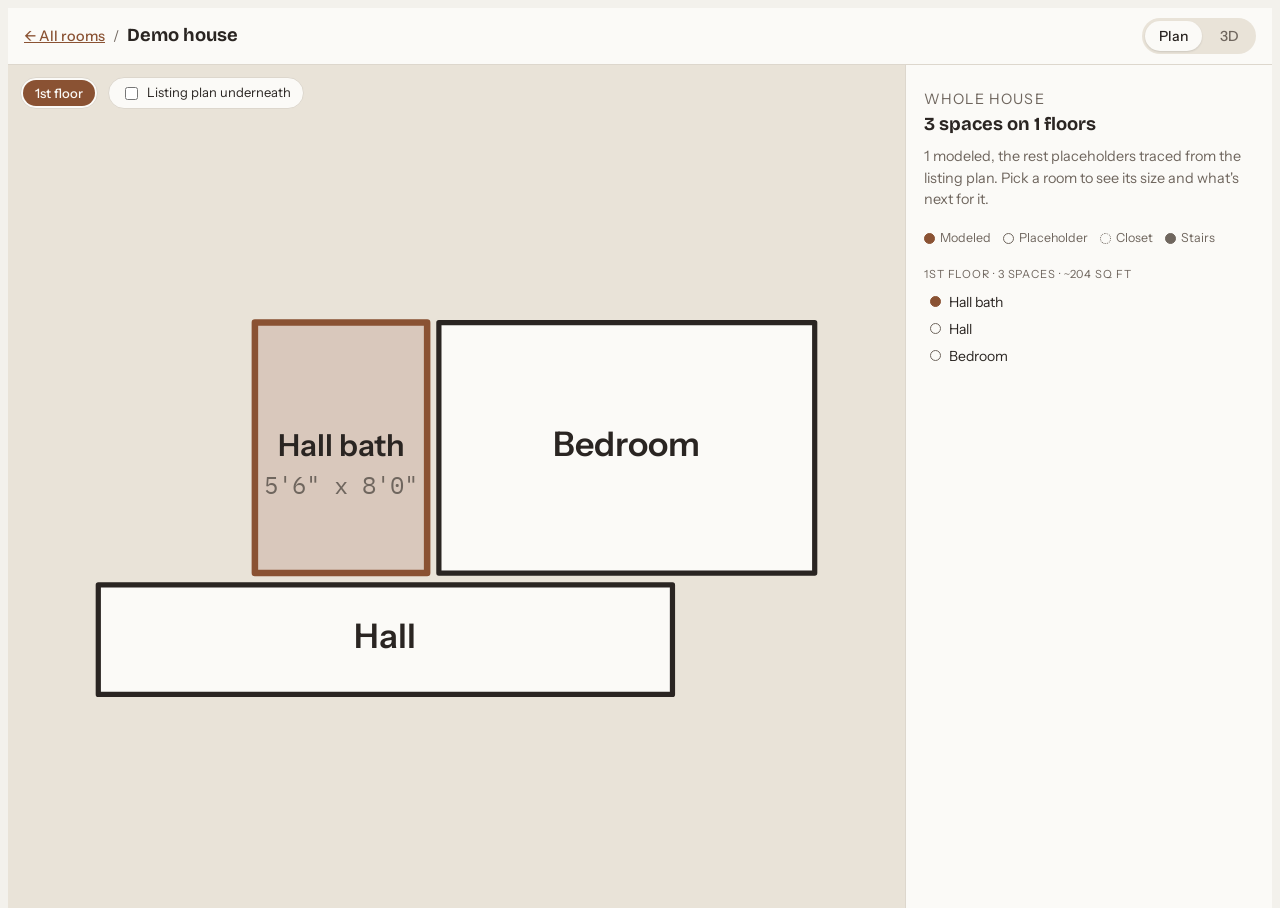
<file: examples/demo-house/web/index.html>
<!doctype html>
<html lang="en">
<head>
<meta charset="utf-8">
<meta name="viewport" content="width=device-width, initial-scale=1">
<title>House Map</title>
<link rel="preconnect" href="https://fonts.googleapis.com">
<link rel="preconnect" href="https://fonts.gstatic.com" crossorigin>
<link rel="stylesheet" href="https://fonts.googleapis.com/css2?family=Bricolage+Grotesque:opsz,wght@12..96,500;12..96,700&family=Instrument+Sans:wght@400;500;600&family=IBM+Plex+Mono:wght@400;500&display=swap">
<link rel="stylesheet" href="../../../lib/web/walkthrough.css">
<link rel="stylesheet" href="../../../lib/web/housemap.css">
</head>
<body data-view="plan">
<header>
  <nav class="crumbs" aria-label="Breadcrumb">
    <a href="../../../index.html">All rooms</a><span>/</span><b>Demo house</b>
  </nav>
  <div class="tabs" role="tablist">
    <button role="tab" aria-selected="true" data-tab="plan">Plan</button>
    <button role="tab" aria-selected="false" data-tab="3d">3D</button>
  </div>
</header>

<main>
  <section id="map">
    <div class="map-tools">
      <div class="seg" id="floors" role="group" aria-label="Floor"></div>
      <label id="plan-tools"><input type="checkbox" id="show-plan"> Listing plan underneath</label>
    </div>
    <div id="plan"></div>
    <div id="dollhouse" hidden></div>
  </section>
  <aside>
    <div id="detail"></div>
    <div class="legend">
      <span><i class="dot modeled"></i>Modeled</span>
      <span><i class="dot"></i>Placeholder</span>
      <span><i class="dot closet"></i>Closet</span>
      <span><i class="dot stairs"></i>Stairs</span>
    </div>
    <div id="room-list"></div>
  </aside>
</main>

<script type="importmap">
{ "imports": {
  "three": "https://cdn.jsdelivr.net/npm/three@0.160.0/build/three.module.js",
  "three/addons/": "https://cdn.jsdelivr.net/npm/three@0.160.0/examples/jsm/"
} }
</script>
<script src="house.js"></script>   <!-- rooms, from house_layout.py via lib/tools/house_map.py -->
<script src="../../../lib/web/housemap.js"></script>
</body>
</html>
</file>
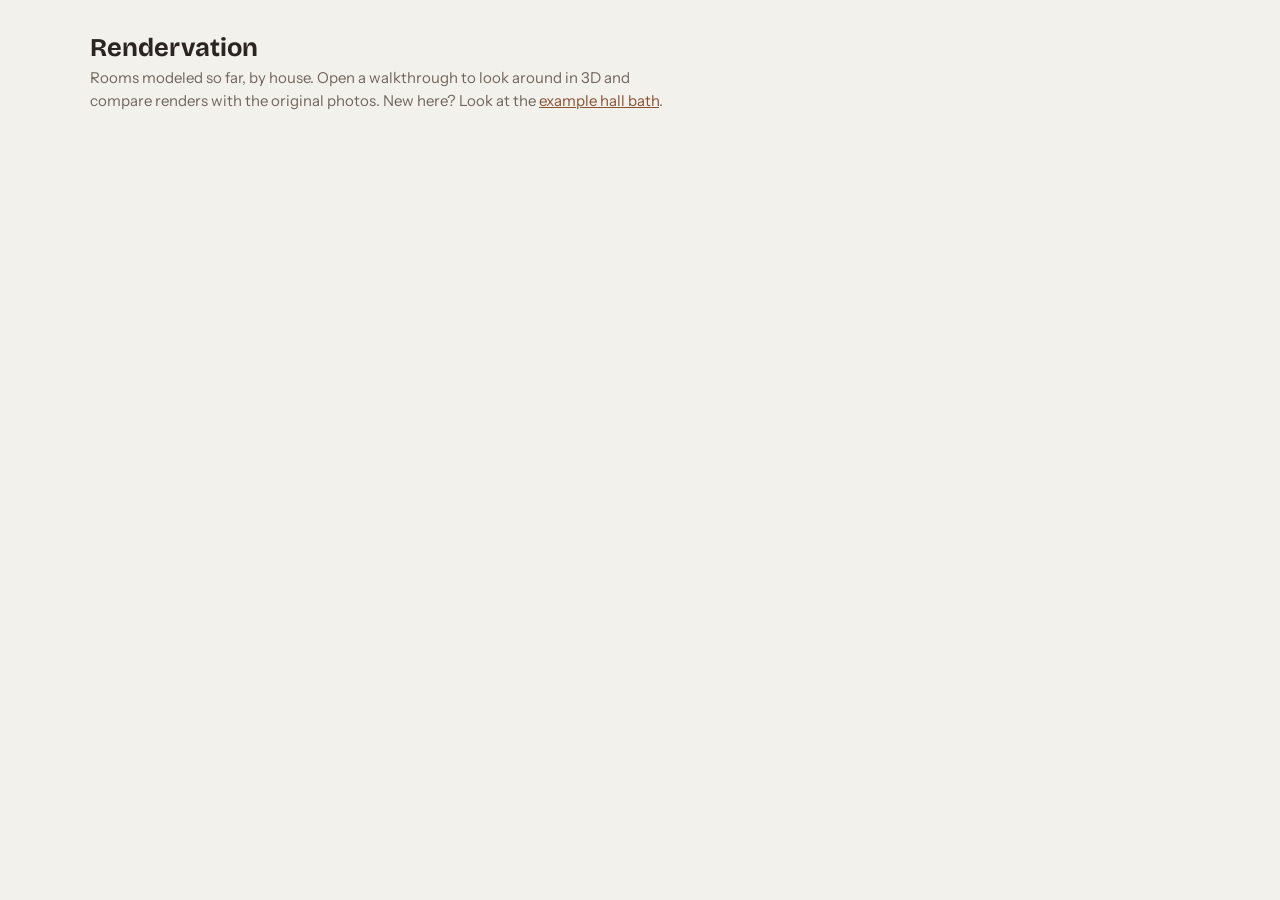
<file: template/home.html>
<!doctype html>
<html lang="en">
<head>
<meta charset="utf-8">
<meta name="viewport" content="width=device-width, initial-scale=1">
<title>Rendervation</title>
<link rel="preconnect" href="https://fonts.googleapis.com">
<link rel="preconnect" href="https://fonts.gstatic.com" crossorigin>
<link rel="stylesheet" href="https://fonts.googleapis.com/css2?family=Bricolage+Grotesque:opsz,wght@12..96,500;12..96,700&family=Instrument+Sans:wght@400;500;600&display=swap">
<style>
/* Home page: one section per house, a card per room (latest render + links). */
:root {
  --bg: #f3f1ec; --surface: #fbfaf7; --ink: #2a2522; --muted: #6f665e; --line: #ddd7cd; --accent: #8a5233;
  --font-display: "Bricolage Grotesque", "Avenir Next", system-ui, sans-serif;
  --font-body: "Instrument Sans", "Segoe UI", system-ui, sans-serif;
}
@media (prefers-color-scheme: dark) {
  :root:not([data-theme="light"]) { --bg: #1c1916; --surface: #25211d; --ink: #eee8df; --muted: #a89d91; --line: #3a342e; --accent: #c98a5e; color-scheme: dark; }
}
:root[data-theme="dark"] { --bg: #1c1916; --surface: #25211d; --ink: #eee8df; --muted: #a89d91; --line: #3a342e; --accent: #c98a5e; color-scheme: dark; }
body { margin: 0; background: var(--bg); color: var(--ink); font: 15px/1.5 var(--font-body); }
main { max-width: 1100px; margin: 0 auto; padding: 32px 16px 64px; }
h1 { font: 700 1.6rem var(--font-display); margin: 0 0 4px; }
h2 { font: 700 1.15rem var(--font-display); margin: 36px 0 12px; }
.lede { color: var(--muted); margin: 0; max-width: 60ch; }
.rooms { display: grid; grid-template-columns: repeat(auto-fill, minmax(min(100%, 300px), 1fr)); gap: 18px; }
.room { background: var(--surface); border: 1px solid var(--line); border-radius: 8px; overflow: hidden; display: grid; }
.room img { width: 100%; aspect-ratio: 4 / 3; object-fit: cover; display: block; background: var(--line); }
.room div { padding: 12px 14px 14px; display: grid; gap: 4px; }
.room b { font-weight: 600; }
.room small { color: var(--muted); }
.room nav { display: flex; gap: 14px; flex-wrap: wrap; margin-top: 4px; }
a { color: var(--accent); }
a:focus-visible { outline: 2px solid var(--accent); outline-offset: 2px; }
</style>
</head>
<body>
<main>
  <h1>Rendervation</h1>
  <p class="lede">Rooms modeled so far, by house. Open a walkthrough to look around in 3D and compare renders with the original photos. New here? Look at the <a href="../examples/demo-house/rooms/hall-bath/web/index.html">example hall bath</a>.</p>

  <!-- one <h2> per house, one .room card per room (PROCESS.md, step 0). This page lives at
       houses/index.html, so links start at the house folder. Example:
  <h2>Our house</h2>
  <div class="rooms">
    <article class="room">
      <img src="ours/rooms/kitchen/renders/latest/day/photo1.jpg" alt="Kitchen, new design">
      <div>
        <b>Kitchen</b>
        <small>Modeled as it is today · design options next</small>
        <nav>
          <a href="ours/rooms/kitchen/web/index.html">Walkthrough</a>
          <a href="ours/rooms/kitchen/web/plans.html">Plans</a>
          <a href="ours/rooms/kitchen/web/selections.html">Selections</a>
        </nav>
      </div>
    </article>
  </div>
  -->
</main>
</body>
</html>
</file>
<file: lib/web/walkthrough.css>
/* Layout: one-screen app. Slim header with tabs; the 3D view fills the rest with a
   selections drawer on the right (stacks below on phones). Renders tab scrolls. */
:root {
  --bg: #f3f1ec;          /* terrazzo ground */
  --surface: #fbfaf7;
  --ink: #2a2522;
  --muted: #6f665e;
  --line: #ddd7cd;
  --oak: #8a5233;         /* Brown Oak cabinet: the one accent */
  --oak-ink: #fbfaf7;
  --chip: #e9e3d8;        /* travertine */
  --warn: #9a6a12;
  --font-display: "Bricolage Grotesque", "Avenir Next", system-ui, sans-serif;
  --font-body: "Instrument Sans", "Segoe UI", system-ui, sans-serif;
  --font-data: "IBM Plex Mono", ui-monospace, "SFMono-Regular", monospace;
}
@media (prefers-color-scheme: dark) {
  :root:not([data-theme="light"]) {
    --bg: #1c1916; --surface: #25211d; --ink: #eee8df; --muted: #a89d91; --line: #3a342e;
    --oak: #c98a5e; --oak-ink: #1c1916; --chip: #332d27; --warn: #e0b257; color-scheme: dark;
  }
}
:root[data-theme="dark"] {
  --bg: #1c1916; --surface: #25211d; --ink: #eee8df; --muted: #a89d91; --line: #3a342e;
  --oak: #c98a5e; --oak-ink: #1c1916; --chip: #332d27; --warn: #e0b257; color-scheme: dark;
}
html, body { height: 100%; }
body {
  background: var(--bg); color: var(--ink); font-family: var(--font-body); font-size: 15px; line-height: 1.5;
  display: flex; flex-direction: column; overflow: hidden;
}
header {
  display: flex; align-items: center; justify-content: space-between; gap: 12px; flex-wrap: wrap;
  padding-block: 10px; padding-left: max(16px, env(safe-area-inset-left, 0px)); padding-right: max(16px, env(safe-area-inset-right, 0px));
  border-bottom: 1px solid var(--line); background: var(--surface);
}
.brand { display: flex; align-items: baseline; gap: 10px; min-width: 0; }
h1 { font-family: var(--font-display); font-weight: 700; font-size: 1.25rem; letter-spacing: -0.01em; margin: 0; text-wrap: balance; }
.brand small { color: var(--muted); font-size: 0.8rem; }
.tabs { display: flex; gap: 4px; background: var(--chip); padding: 3px; border-radius: 999px; }
.tabs button {
  font: 500 0.875rem var(--font-body); color: var(--muted); background: none; border: 0; padding: 6px 14px;
  border-radius: 999px; cursor: pointer;
}
.tabs button[aria-selected="true"] { background: var(--surface); color: var(--ink); box-shadow: 0 1px 2px rgb(0 0 0 / 0.12); }
button:focus-visible, a:focus-visible { outline: 2px solid var(--oak); outline-offset: 2px; }

main { flex: 1; min-height: 0; display: flex; }
#walk { flex: 1; min-height: 0; display: flex; }
#stage { position: relative; flex: 1; min-width: 0; background: var(--chip); }
#stage canvas { display: block; width: 100%; height: 100%; touch-action: none; cursor: grab; }
#stage canvas:active { cursor: grabbing; }
#stage canvas.veil { position: absolute; inset: 0; pointer-events: none; transition: opacity 0.5s ease; }   /* design switch: fades out */
.views {
  position: absolute; left: 12px; right: 12px; bottom: 12px; display: flex; gap: 6px; flex-wrap: wrap; pointer-events: none;
}
.views button {
  pointer-events: auto; font: 500 0.8125rem var(--font-body); color: var(--ink); background: var(--surface);
  border: 1px solid var(--line); border-radius: 999px; padding: 6px 12px; cursor: pointer;
}
.views button.on { background: var(--oak); color: var(--oak-ink); border-color: var(--oak); }
.hint {
  position: absolute; top: 12px; left: 12px; right: 12px; display: flex; justify-content: flex-start; pointer-events: none;
}
.hint span { background: var(--surface); color: var(--muted); border: 1px solid var(--line); border-radius: 8px; padding: 4px 10px; font-size: 0.8rem; }
.stage-dn { position: absolute; top: 12px; right: 12px; box-shadow: 0 1px 3px rgb(0 0 0 / 0.15); }
.stage-var { position: absolute; top: 56px; right: 12px; box-shadow: 0 1px 3px rgb(0 0 0 / 0.15); }
#loading { position: absolute; inset: 0; display: grid; place-items: center; color: var(--muted); font-size: 0.9rem; }

aside {
  width: 330px; flex: none; overflow-y: auto; border-left: 1px solid var(--line); background: var(--surface);
  padding-block: 16px; padding-left: 18px; padding-right: max(18px, env(safe-area-inset-right, 0px));
  display: flex; flex-direction: column; gap: 18px;
}
aside h2 { font-family: var(--font-display); font-size: 1rem; font-weight: 700; margin: 0; }
.eyebrow { font-size: 0.7rem; text-transform: uppercase; letter-spacing: 0.08em; color: var(--muted); margin: 0 0 6px; }
.items { display: grid; gap: 12px; }
.item { display: grid; grid-template-columns: 44px 1fr; gap: 10px; align-items: start; }
.swatch { width: 44px; height: 44px; border-radius: 6px; border: 1px solid var(--line); background-size: cover; background-position: center; }
.item b { display: block; font-weight: 600; font-size: 0.9rem; line-height: 1.3; }
.item a { color: var(--oak); }
.dims { font-family: var(--font-data); font-size: 0.75rem; color: var(--muted); font-variant-numeric: tabular-nums; }
.assume { display: grid; gap: 6px; margin: 0; padding: 0; list-style: none; font-size: 0.84rem; }
.assume li { display: grid; grid-template-columns: auto 1fr; gap: 8px; }
.pill { font: 500 0.66rem var(--font-data); text-transform: uppercase; letter-spacing: 0.06em; color: var(--warn); border: 1px solid currentColor; border-radius: 4px; padding: 0 5px; height: fit-content; margin-top: 2px; }

#renders { flex: 1; overflow-y: auto; padding-block: 20px 40px; padding-left: max(16px, env(safe-area-inset-left, 0px)); padding-right: max(16px, env(safe-area-inset-right, 0px)); }
.rgrid { max-width: 1240px; margin: 0 auto; display: grid; grid-template-columns: repeat(auto-fit, minmax(min(100%, 520px), 1fr)); gap: 22px; }
figure { margin: 0; display: grid; gap: 8px; min-width: 0; }
figcaption { display: flex; justify-content: space-between; gap: 10px; font-size: 0.85rem; color: var(--muted); }
figcaption b { color: var(--ink); font-weight: 600; }
.compare { position: relative; aspect-ratio: 4 / 3; max-width: 100%; border-radius: 6px; overflow: hidden; background: var(--chip); user-select: none; touch-action: pan-y; cursor: ew-resize; }
.compare img { position: absolute; inset: 0; width: 100%; height: 100%; object-fit: cover; }
.compare .before { clip-path: inset(0 calc(100% - var(--x, 50%)) 0 0); }
.compare .bar { position: absolute; top: 0; bottom: 0; left: var(--x, 50%); width: 2px; background: var(--surface); transform: translateX(-1px); }
.compare .knob { position: absolute; top: 50%; left: var(--x, 50%); transform: translate(-50%, -50%); width: 30px; height: 30px; border-radius: 50%; background: var(--surface); border: 2px solid var(--oak); }
.tag { position: absolute; top: 8px; font: 500 0.7rem var(--font-data); text-transform: uppercase; letter-spacing: 0.06em; background: rgb(0 0 0 / 0.55); color: #fff; padding: 2px 7px; border-radius: 4px; }
.tag.l { left: 8px; } .tag.r { right: 8px; }
.plan { max-width: 620px; }
.rhead { max-width: 1240px; margin: 0 auto 16px; display: flex; gap: 16px; align-items: center; justify-content: space-between; flex-wrap: wrap; }
.rhead .rintro { margin: 0; }
.daynight { display: flex; gap: 4px; background: var(--chip); padding: 3px; border-radius: 999px; }
.daynight button { font: 500 0.875rem var(--font-body); color: var(--muted); background: none; border: 0; padding: 6px 14px; border-radius: 999px; cursor: pointer; }
.daynight button[aria-pressed="true"] { background: var(--surface); color: var(--ink); box-shadow: 0 1px 2px rgb(0 0 0 / 0.12); }
.rsub { max-width: 1240px; margin: 32px auto 12px; font-family: var(--font-display); font-size: 1.05rem; }
figure > img { width: 100%; max-width: 100%; aspect-ratio: 4 / 3; object-fit: cover; border-radius: 6px; background: var(--chip); }
.plan img { aspect-ratio: 1; border: 1px solid var(--line); }
.rintro { max-width: 1240px; margin: 0 auto 16px; color: var(--muted); max-width: 65ch; }
.rintro, .rgrid { margin-left: auto; margin-right: auto; }

@media (max-width: 760px) {
  #walk { flex-direction: column; }
  #stage { flex: none; height: 58%; }
  aside { width: auto; border-left: 0; border-top: 1px solid var(--line); padding-left: max(16px, env(safe-area-inset-left, 0px)); padding-right: max(16px, env(safe-area-inset-right, 0px)); }
  .brand small { display: none; }
}
@media (prefers-reduced-motion: reduce) { * { scroll-behavior: auto !important; } }

/* nav bar: breadcrumb back to all rooms, and the room's pages beside the in-page tabs */
.crumbs { display: flex; align-items: baseline; gap: 8px; flex-wrap: wrap; min-width: 0; font-size: 0.9rem; color: var(--muted); }
.crumbs a { color: var(--oak); font-weight: 500; }
.crumbs a:first-child::before { content: "← "; }
.crumbs b { font-family: var(--font-display); font-weight: 700; font-size: 1.15rem; color: var(--ink); }
.tabs a {
  font: 500 0.875rem var(--font-body); color: var(--muted); text-decoration: none; padding: 6px 14px; border-radius: 999px;
}
.tabs a[aria-current="page"] { background: var(--surface); color: var(--ink); box-shadow: 0 1px 2px rgb(0 0 0 / 0.12); }
.tabs a:hover, .tabs button:hover { color: var(--ink); }

/* Renders tab: every view of the new design, click to enlarge (lightbox.js) */
#gallery { flex: 1; overflow-y: auto; padding-block: 20px 40px; padding-left: max(16px, env(safe-area-inset-left, 0px)); padding-right: max(16px, env(safe-area-inset-right, 0px)); }
#mgrid img, #doc p > img { cursor: zoom-in; }
.lightbox { border: 0; padding: 0; margin: 0; width: 100vw; height: 100dvh; max-width: none; max-height: none; background: rgb(12 10 8 / 0.92); color: #f4f1ea; }
.lightbox::backdrop { background: transparent; }
.lightbox figure { height: 100%; display: grid; grid-template-rows: minmax(0, 1fr) auto; place-items: center; gap: 10px; padding: 48px 56px 20px; box-sizing: border-box; pointer-events: none; }
.lightbox img { max-width: 100%; max-height: 100%; object-fit: contain; border-radius: 4px; pointer-events: auto; }
.lightbox figcaption { color: #e8e2d6; font-size: 0.9rem; text-align: center; }
.lightbox button { position: absolute; background: rgb(255 255 255 / 0.12); color: #fff; border: 0; border-radius: 999px; width: 44px; height: 44px; font-size: 1.6rem; line-height: 1; cursor: pointer; }
.lightbox button:hover { background: rgb(255 255 255 / 0.25); }
.lightbox button[hidden] { display: none; }
.lb-close { top: 10px; right: 12px; }
.lb-prev, .lb-next { top: 50%; transform: translateY(-50%); }
.lb-prev { left: 8px; } .lb-next { right: 8px; }
@media (max-width: 760px) { .lightbox figure { padding: 56px 8px 16px; } .lb-prev, .lb-next { top: auto; bottom: 12px; transform: none; } }
main > section[hidden] { display: none !important; }      /* #walk's display: flex would otherwise win */
.lightbox figure > img { width: auto; height: auto; aspect-ratio: auto; background: none; }
/* dimensions: toggle, labels on the 3D lines, and the correction form */
.stage-dims { position: absolute; top: 100px; right: 12px; box-shadow: 0 1px 3px rgb(0 0 0 / 0.15); }
.dimlabels { position: absolute; inset: 0; pointer-events: none; overflow: hidden; }
.dimlabel { position: absolute; transform: translate(-50%, -50%); pointer-events: auto; white-space: nowrap;
  font: 600 0.78rem var(--font-body); color: #fff; background: rgb(24 21 18 / 0.85); border: 0;
  border-left: 4px solid; border-radius: 4px; padding: 3px 7px; cursor: default; }
.dimlabel.editable { cursor: pointer; }
.dimlabel.hot { background: rgb(24 21 18 / 0.97); outline: 2px solid var(--dc, #fff); font-size: 0.86rem; z-index: 2; }
.dimlabel.editable:hover, .dimlabel.editable:focus-visible { background: rgb(24 21 18 / 0.97); outline: 2px solid var(--oak); }
.dimform { position: absolute; z-index: 5; transform: translate(-50%, 12px); display: grid; gap: 6px;
  width: min(280px, calc(100% - 32px)); padding: 12px; border-radius: 8px; background: var(--surface);
  color: var(--ink); box-shadow: 0 4px 16px rgb(0 0 0 / 0.3); font-size: 0.85rem; }
.dimform label { display: grid; gap: 2px; color: var(--muted); }
.dimform input, .dimform select { font: inherit; color: var(--ink); background: var(--chip); border: 1px solid var(--line);
  border-radius: 4px; padding: 5px 7px; }
.dimnote, .dimstatus { color: var(--muted); font-size: 0.78rem; }
.dimbtns { display: flex; flex-wrap: wrap; gap: 6px; }
.dimbtns button { font: 500 0.82rem var(--font-body); border: 1px solid var(--line); background: var(--chip);
  color: var(--ink); border-radius: 999px; padding: 5px 12px; cursor: pointer; }
.dimbtns button[type="submit"] { background: var(--oak); color: var(--oak-ink); border-color: var(--oak); }
.dimlabel.measure { border-left-color: #f2b134; pointer-events: none; font-size: 0.84rem; }
</file>
<file: lib/web/housemap.css>
/* Whole-house map: plan or 3D dollhouse on the left, room details and the room list on the
   right (stacks below on phones). Loaded after walkthrough.css. */
#map { flex: 1; min-width: 0; position: relative; background: var(--chip); display: flex; flex-direction: column; }
.map-tools {
  position: absolute; top: 12px; left: 12px; right: 12px; z-index: 2; display: flex; gap: 10px; flex-wrap: wrap;
  align-items: center; pointer-events: none;
}
.map-tools > * { pointer-events: auto; }
.seg { display: flex; gap: 2px; background: var(--surface); border: 1px solid var(--line); border-radius: 999px; padding: 2px; }
.seg button {
  font: 500 0.8125rem var(--font-body); color: var(--muted); background: none; border: 0; border-radius: 999px;
  padding: 5px 12px; cursor: pointer;
}
.seg button[aria-pressed="true"] { background: var(--oak); color: var(--oak-ink); }
body:not([data-view="3d"]) .seg button[data-floor="all"] { display: none; }
.map-tools label {
  display: flex; gap: 6px; align-items: center; font-size: 0.8125rem; background: var(--surface);
  border: 1px solid var(--line); border-radius: 999px; padding: 5px 12px; cursor: pointer;
}
.map-tools label[hidden] { display: none; }

#plan { flex: 1; min-height: 0; padding: 56px 12px 12px; display: grid; }
#plan[hidden], #dollhouse[hidden] { display: none; }
#plan svg { width: 100%; height: 100%; display: block; }
#plan .hidden { display: none; }
.underlay { opacity: 0; transition: opacity 0.2s; }
svg.with-plan .underlay { opacity: 0.55; }
svg.with-plan .room polygon { fill-opacity: 0.35; }
.room { cursor: pointer; outline: none; }
.room polygon { fill: var(--surface); stroke: var(--ink); stroke-width: 2; stroke-linejoin: round; transition: fill 0.15s; }
.room.closet polygon { fill: var(--bg); stroke-width: 1.4; }
.room.stairs polygon { fill: url(#stairs-hatch); }
.room.feature polygon { fill: var(--line); stroke-dasharray: 4 3; }
.room.modeled polygon { fill: color-mix(in srgb, var(--oak) 30%, var(--surface)); stroke: var(--oak); stroke-width: 2.5; }
.room:hover polygon, .room:focus-visible polygon { fill: color-mix(in srgb, var(--oak) 18%, var(--surface)); }
.room.sel polygon { fill: color-mix(in srgb, var(--oak) 55%, var(--surface)); stroke: var(--oak); stroke-width: 3.5; }
.hatch { stroke: var(--muted); stroke-width: 1.5; }
.room text { text-anchor: middle; dominant-baseline: middle; fill: var(--ink); pointer-events: none; font-family: var(--font-body); }
.room text.name { font-weight: 600; }
.room text.size { fill: var(--muted); font-family: var(--font-data); }

#dollhouse { flex: 1; min-height: 0; position: relative; }
#dollhouse canvas { display: block; width: 100%; height: 100%; touch-action: none; cursor: grab; }
#dollhouse .labels { position: absolute; inset: 0; pointer-events: none; }
#dollhouse .label {
  pointer-events: auto; cursor: pointer; font: 600 0.72rem var(--font-body); color: var(--ink);
  background: color-mix(in srgb, var(--surface) 88%, transparent); border: 1px solid var(--line);
  border-radius: 6px; padding: 1px 6px; white-space: nowrap;
}

#detail h2 { font-size: 1.15rem; margin: 0 0 6px; }
#detail p { margin: 8px 0 0; font-size: 0.9rem; }
#detail .muted { color: var(--muted); }
#detail code { font-family: var(--font-data); font-size: 0.8rem; background: var(--chip); padding: 1px 5px; border-radius: 4px; }
#detail dl { display: grid; grid-template-columns: auto 1fr; gap: 3px 12px; margin: 10px 0 0; font-size: 0.85rem; }
#detail dt { color: var(--muted); }
#detail dd { margin: 0; font-family: var(--font-data); font-size: 0.78rem; overflow-wrap: anywhere; }
#detail a { color: var(--oak); }
.chip { display: inline-block; background: var(--chip); border-radius: 999px; padding: 2px 10px; font-size: 0.78rem; color: var(--muted); }
.chip.on { background: var(--oak); color: var(--oak-ink); }
.links { display: flex; gap: 14px; flex-wrap: wrap; margin-top: 10px; font-weight: 500; }
.go {
  margin-top: 12px; font: 500 0.85rem var(--font-body); background: var(--surface); color: var(--ink);
  border: 1px solid var(--line); border-radius: 999px; padding: 6px 14px; cursor: pointer;
}
#room-list { display: grid; gap: 14px; }
#room-list ul { list-style: none; margin: 0; padding: 0; display: grid; gap: 1px; }
#room-list button {
  width: 100%; display: flex; gap: 8px; align-items: center; text-align: left; font: 0.875rem var(--font-body);
  color: var(--ink); background: none; border: 0; border-radius: 6px; padding: 4px 6px; cursor: pointer;
}
#room-list button:hover { background: var(--chip); }
#room-list button[aria-pressed="true"] { background: var(--chip); font-weight: 600; }
.dot { width: 9px; height: 9px; border-radius: 50%; flex: none; border: 1.5px solid var(--muted); }
.dot.modeled { background: var(--oak); border-color: var(--oak); }
.dot.closet, .dot.feature { border-style: dotted; }
.dot.stairs { background: var(--muted); }
.legend { display: flex; gap: 12px; flex-wrap: wrap; font-size: 0.78rem; color: var(--muted); }
.legend span { display: flex; gap: 5px; align-items: center; }

@media (max-width: 860px) {
  body { overflow: auto; }
  main { flex-direction: column; }
  #map { min-height: 70vh; }
  aside { width: auto; border-left: 0; border-top: 1px solid var(--line); }
}
</file>
